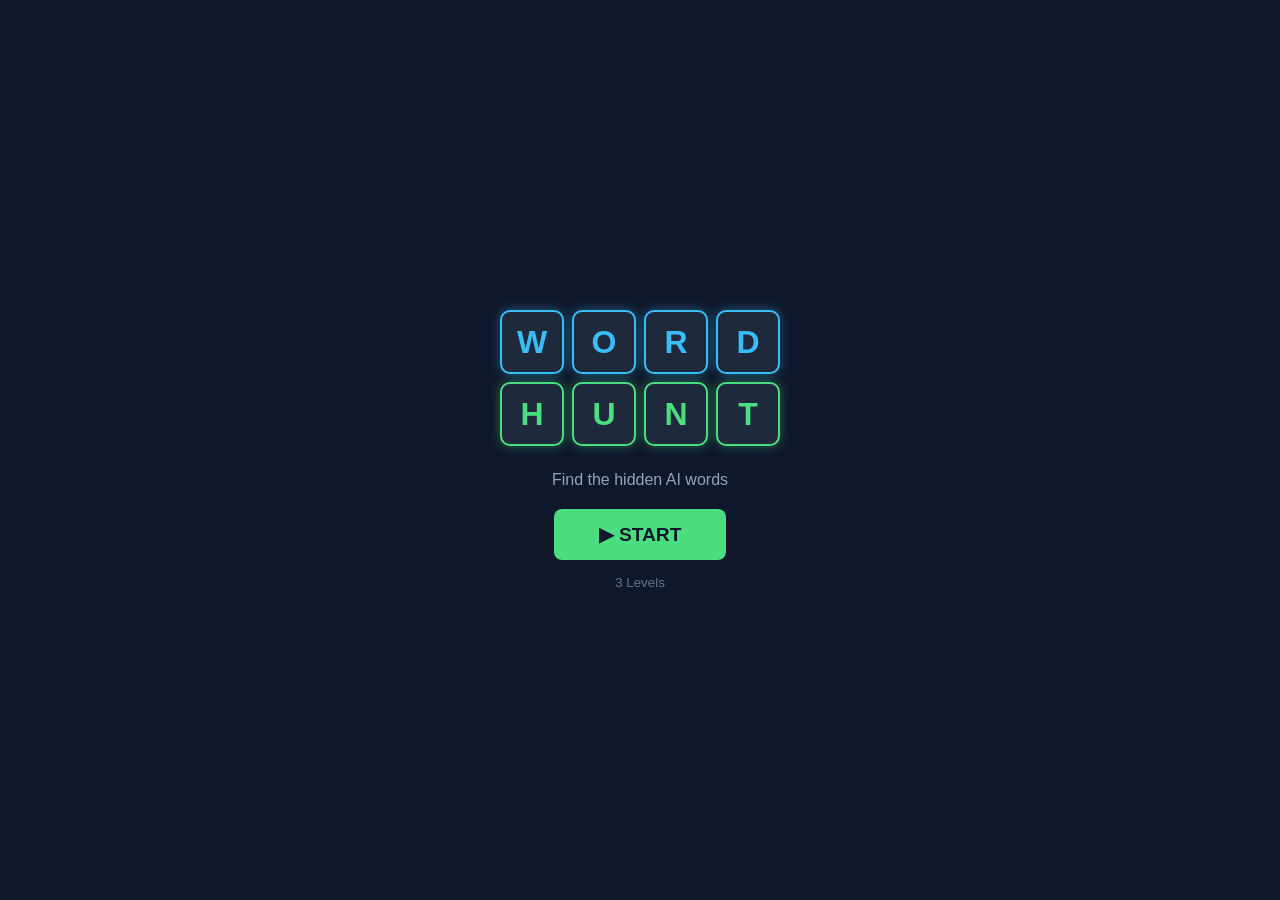
<file: index.html>
<!DOCTYPE html>
<html lang="en">
<head>
  <meta charset="UTF-8">
  <meta name="viewport" content="width=device-width, initial-scale=1.0">
  <title>Word Hunt</title>
  <link rel="stylesheet" href="home.css">
</head>
<body>
  <div class="home">
    <div class="tiles">
      <span>W</span><span>O</span><span>R</span><span>D</span>
    </div>
    <div class="tiles">
      <span>H</span><span>U</span><span>N</span><span>T</span>
    </div>
    <p>Find the hidden AI words</p>
    <a href="game.html" class="play-btn">▶ START</a>
    <small>3 Levels</small>
  </div>
</body>
</html>
</file>
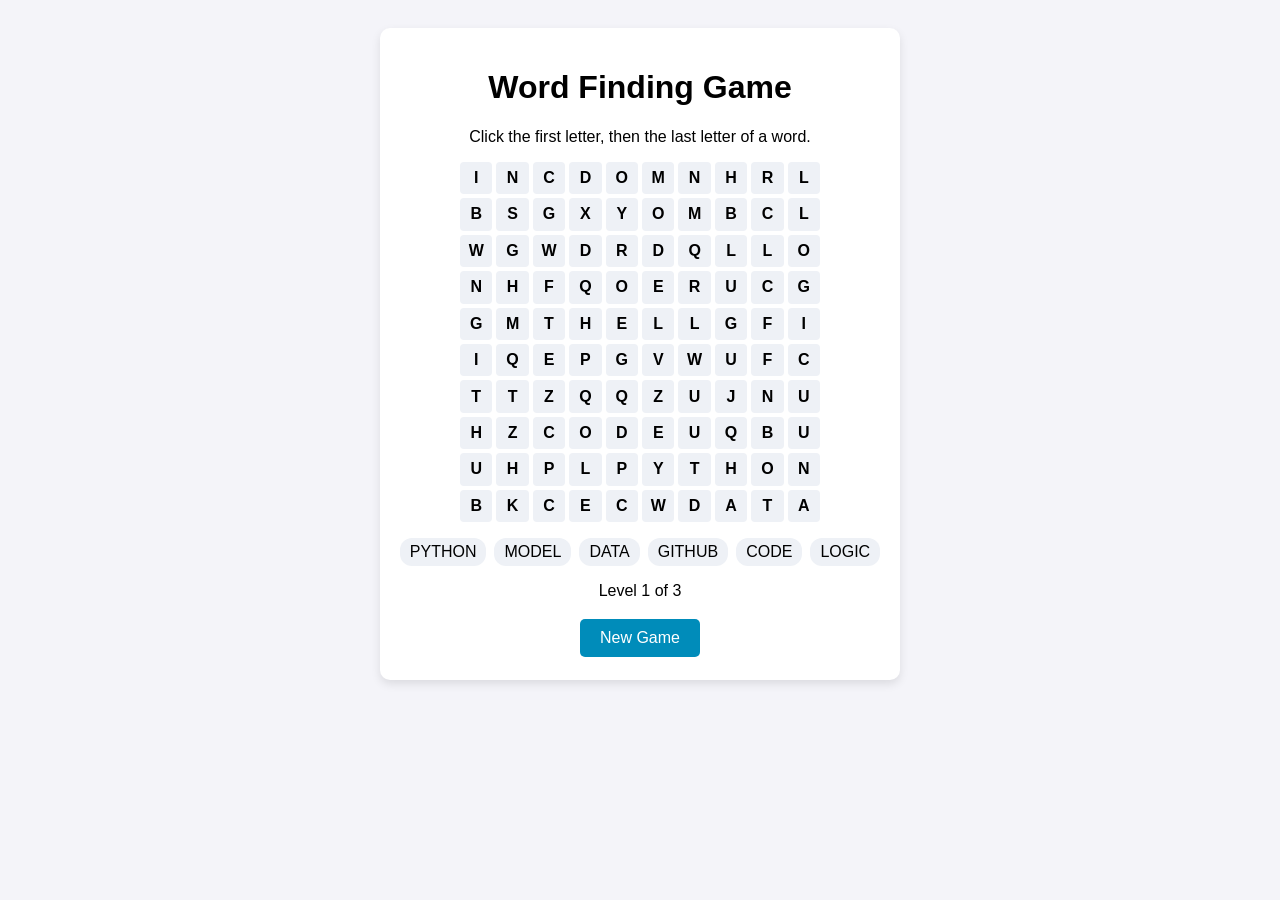
<file: game.html>
<!DOCTYPE html>
<html lang="en">
<head>
  <meta charset="UTF-8">
  <meta name="viewport" content="width=device-width, initial-scale=1.0">
  <title>Word Finding Game</title>
  <link rel="stylesheet" href="style.css">
</head>
<body>
  <div class="game">
    <h1>Word Finding Game</h1>
    <p>Click the first letter, then the last letter of a word.</p>
    <div id="board"></div>
    <ul id="word-list"></ul>
    <p id="message"></p>
    <button id="new-game">New Game</button>
    <button id="next-level" class="hidden">Next Level ➡</button>
  </div>
  <script src="script.js"></script>
</body>
</html>
</file>
<file: home.css>
body {
  margin: 0;
  height: 100vh;
  display: flex;
  justify-content: center;
  align-items: center;
  background: #0f172a;
  font-family: Arial, sans-serif;
  color: #e2e8f0;
  text-align: center;
}

.tiles {
  display: flex;
  justify-content: center;
  gap: 8px;
  margin-bottom: 8px;
}

.tiles span {
  width: 60px;
  height: 60px;
  display: flex;
  align-items: center;
  justify-content: center;
  background: #1e293b;
  border: 2px solid #38bdf8;
  border-radius: 10px;
  font-size: 2rem;
  font-weight: bold;
  color: #38bdf8;
  box-shadow: 0 0 12px rgba(56, 189, 248, 0.4);
}

.tiles:nth-child(2) span {
  border-color: #4ade80;
  color: #4ade80;
  box-shadow: 0 0 12px rgba(74, 222, 128, 0.4);
}

p { margin: 25px 0 20px; color: #94a3b8; }

.play-btn {
  display: inline-block;
  padding: 14px 45px;
  background: #4ade80;
  color: #0f172a;
  font-size: 1.2rem;
  font-weight: bold;
  border-radius: 8px;
  text-decoration: none;
}

.play-btn:hover { background: #38bdf8; }

small { display: block; margin-top: 15px; color: #64748b; }
</file>
<file: style.css>
body {
  font-family: Arial, sans-serif;
  background: #f4f4f9;
  display: flex;
  justify-content: center;
  padding: 20px;
}

.game {
  background: #fff;
  padding: 20px;
  border-radius: 10px;
  box-shadow: 0 4px 10px rgba(0, 0, 0, 0.1);
  text-align: center;
  max-width: 100%;
}

#board {
  display: grid;
  grid-template-columns: repeat(10, 1fr);
  gap: 4px;
  margin: 15px auto;
  width: 360px;
  max-width: 100%;
}

.cell {
  aspect-ratio: 1;
  display: flex;
  align-items: center;
  justify-content: center;
  background: #eef1f6;
  border-radius: 4px;
  font-weight: bold;
  cursor: pointer;
  user-select: none;
}

.cell:hover { background: #d6e4ff; }
.cell.selected { background: #f39c12; color: #fff; }
.cell.found { background: #4caf50; color: #fff; }

#word-list {
  list-style: none;
  padding: 0;
  display: flex;
  flex-wrap: wrap;
  gap: 8px;
  justify-content: center;
}

#word-list li {
  background: #eef1f6;
  padding: 5px 10px;
  border-radius: 12px;
}

#word-list li.found {
  text-decoration: line-through;
  background: #c8e6c9;
}

button {
  background: #008cba;
  color: #fff;
  border: none;
  padding: 10px 20px;
  border-radius: 5px;
  cursor: pointer;
  font-size: 1rem;
  margin: 3px;
}

#next-level { background: #4caf50; }

.hidden { display: none; }
</file>
